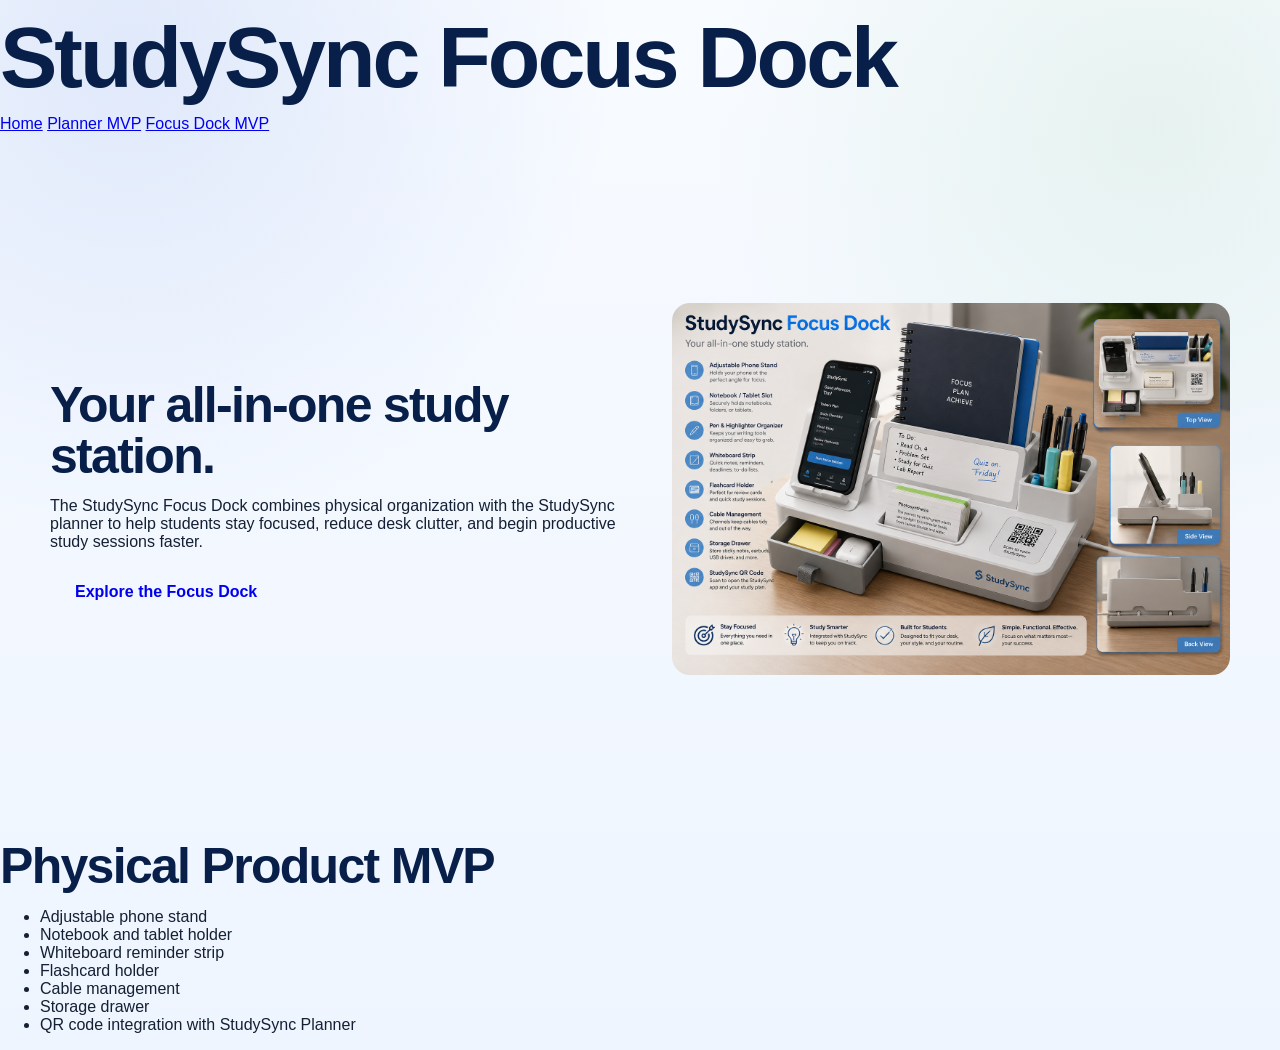
<file: index.html>
<!DOCTYPE html>
<html lang="en">
<head>
<meta charset="UTF-8">
<meta name="viewport" content="width=device-width, initial-scale=1.0">
<title>StudySync Focus Dock</title>
<link rel="stylesheet" href="styles.css">
</head>
<body>
<header>
<h1>StudySync Focus Dock</h1>
<nav>
<a href="index.html">Home</a>
<a href="app.html">Planner MVP</a>
<a href="focus-dock.html">Focus Dock MVP</a>
</nav>
</header>

<section class="hero">
<div class="hero-text">
<h2>Your all-in-one study station.</h2>
<p>The StudySync Focus Dock combines physical organization with the StudySync planner to help students stay focused, reduce desk clutter, and begin productive study sessions faster.</p>
<a class="btn" href="focus-dock.html">Explore the Focus Dock</a>
</div>

<div class="hero-image">
<img src="focus-dock-render.png" alt="StudySync Focus Dock Render" style="max-width:100%;border-radius:18px;">
</div>
</section>

<section>
<h2>Physical Product MVP</h2>
<ul>
<li>Adjustable phone stand</li>
<li>Notebook and tablet holder</li>
<li>Whiteboard reminder strip</li>
<li>Flashcard holder</li>
<li>Cable management</li>
<li>Storage drawer</li>
<li>QR code integration with StudySync Planner</li>
</ul>
</section>

</body>
</html>
</file>
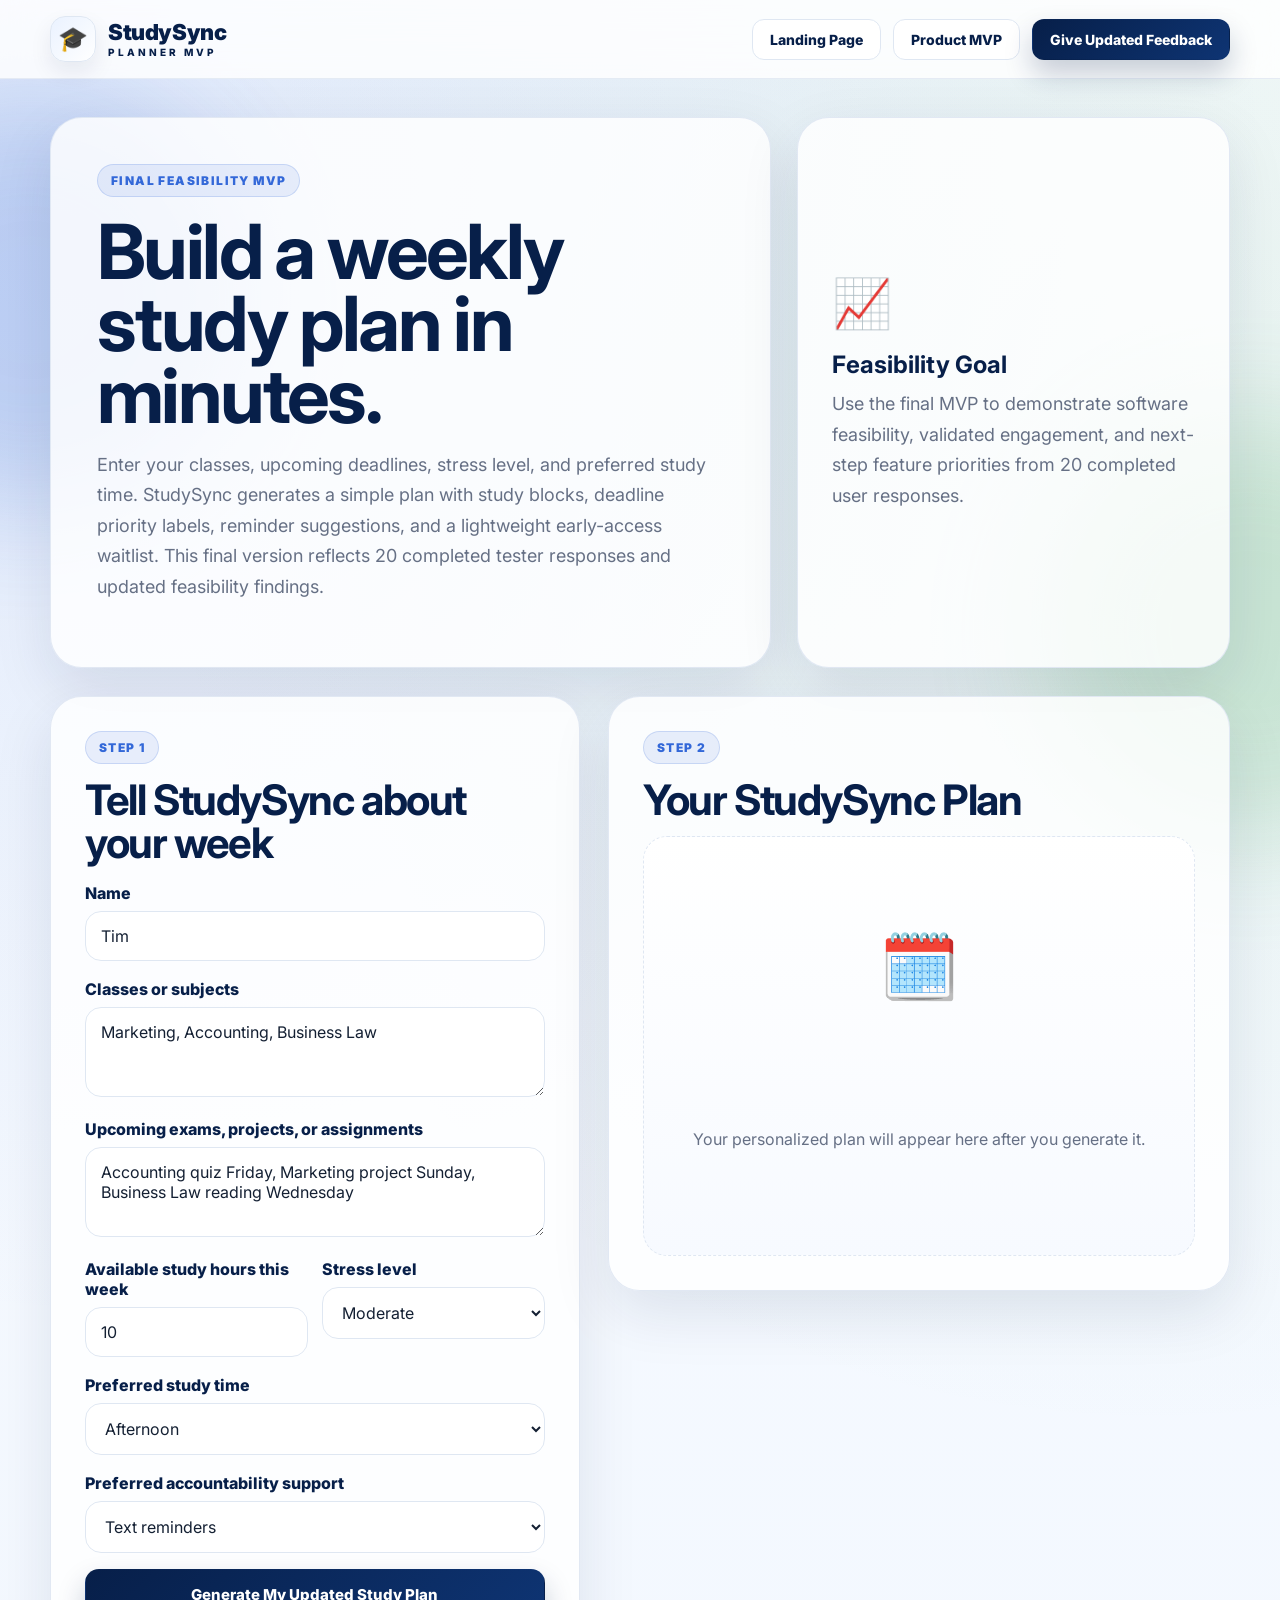
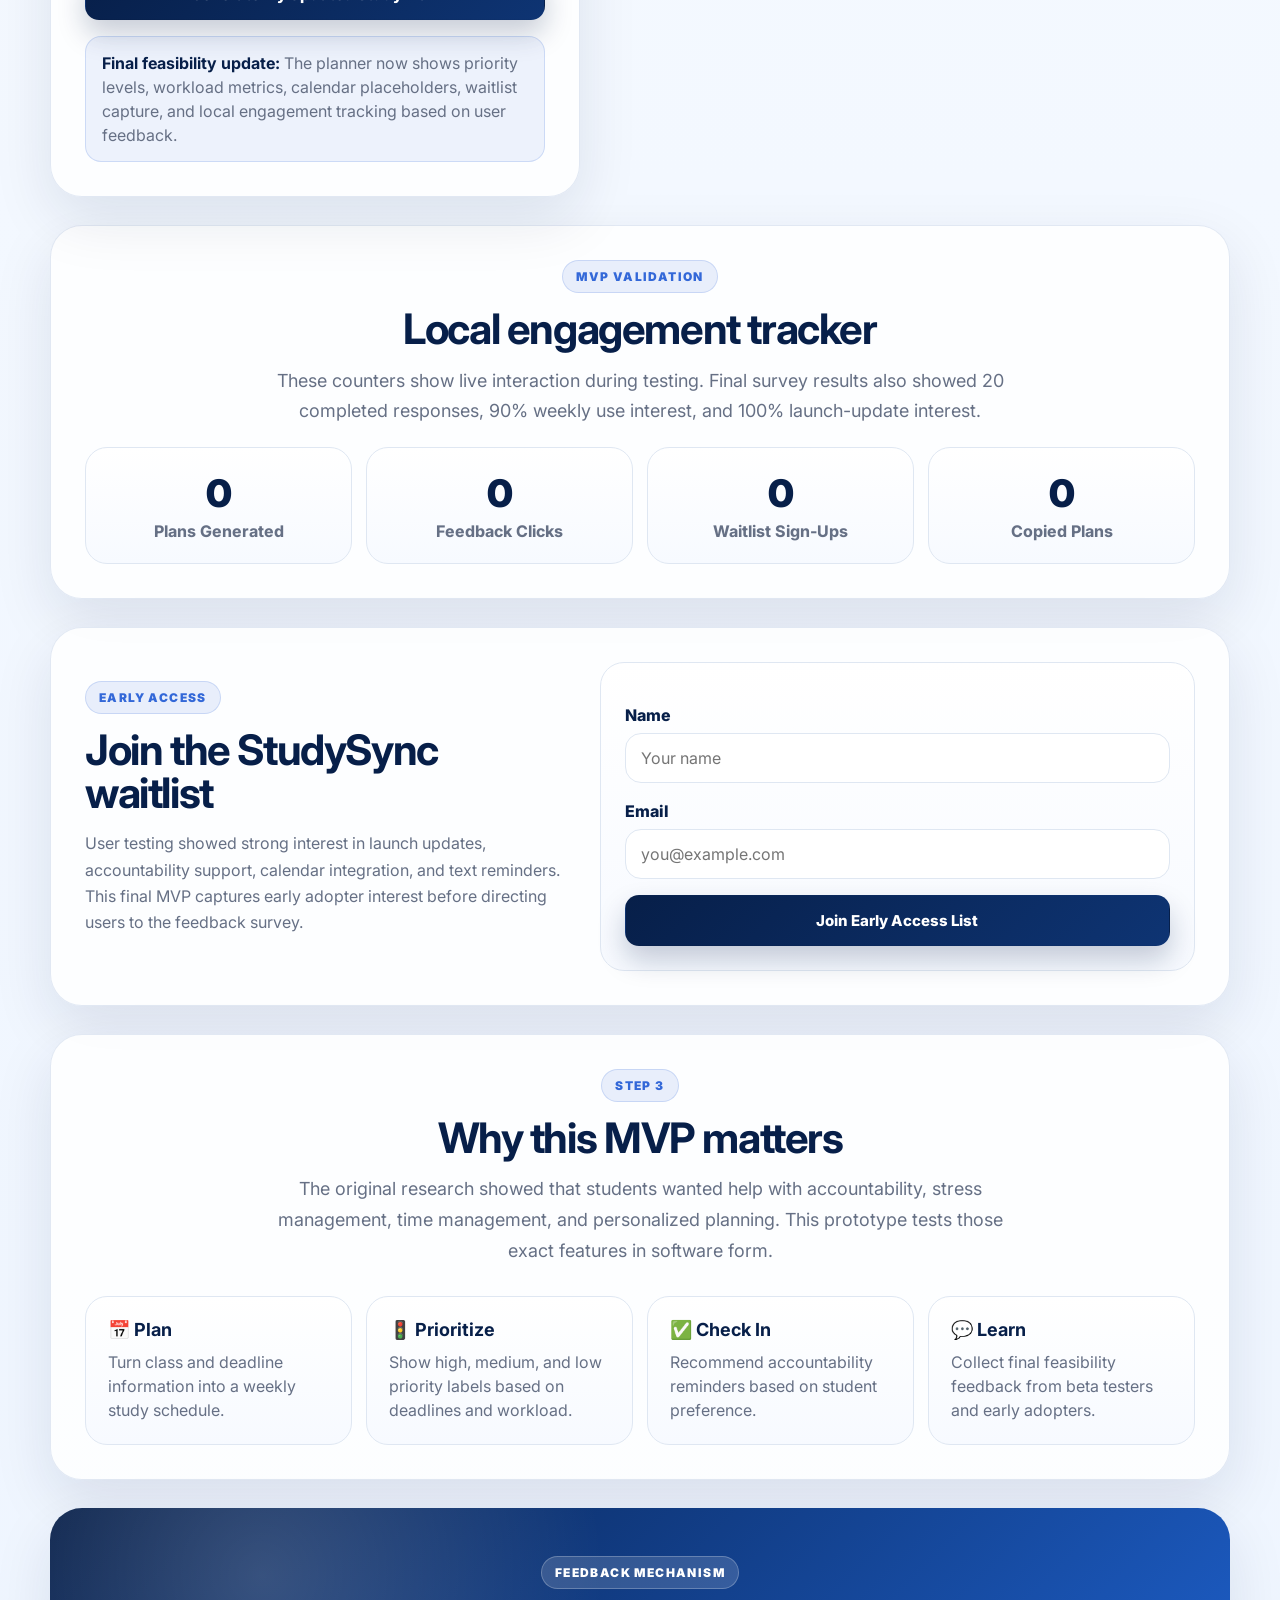
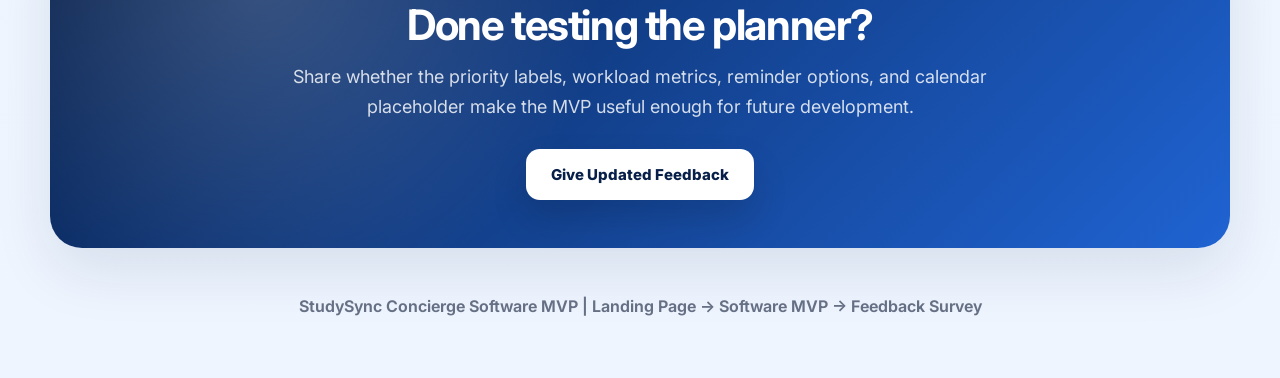
<file: app.html>
<!DOCTYPE html>
<html lang="en">
<head>
  <meta charset="UTF-8" />
  <meta name="viewport" content="width=device-width, initial-scale=1.0" />
  <title>StudySync Planner MVP</title>
  <link rel="preconnect" href="https://fonts.googleapis.com">
  <link rel="preconnect" href="https://fonts.gstatic.com" crossorigin>
  <link href="https://fonts.googleapis.com/css2?family=Inter:wght@400;500;600;700;800;900&display=swap" rel="stylesheet">
  <link rel="stylesheet" href="app.css" />
</head>
<body>
  <div class="background-glow glow-one"></div>
  <div class="background-glow glow-two"></div>

  <header class="app-header">
    <nav class="app-nav">
      <a class="brand" href="index.html">
        <span class="logo-mark">🎓</span>
        <span>
          <strong>StudySync</strong>
          <small>Planner MVP</small>
        </span>
      </a>
      <div class="nav-actions">
        <a class="btn secondary small" href="index.html">Landing Page</a>
        <a class="btn secondary small" href="focus-dock.html">Product MVP</a>
        <a class="btn primary small" target="_blank" rel="noopener" href="https://docs.google.com/forms/d/e/1FAIpQLSdJgZQR3I02ws2I6Ml8LDnDIbY3cP5XOLioHoiaAB8LuWXSCg/viewform?usp=header">Give Updated Feedback</a>
      </div>
    </nav>
  </header>

  <main class="app-shell">
    <section class="app-hero">
      <div>
        <div class="pill">Final feasibility MVP</div>
        <h1>Build a weekly study plan in minutes.</h1>
        <p>
          Enter your classes, upcoming deadlines, stress level, and preferred study time.
          StudySync generates a simple plan with study blocks, deadline priority labels, reminder suggestions, and a lightweight early-access waitlist. This final version reflects 20 completed tester responses and updated feasibility findings.
        </p>
      </div>
      <div class="hero-card">
        <span>📈</span>
        <strong>Feasibility Goal</strong>
        <p>Use the final MVP to demonstrate software feasibility, validated engagement, and next-step feature priorities from 20 completed user responses.</p>
      </div>
    </section>

    <section class="mvp-grid">
      <form id="plannerForm" class="panel planner-form">
        <span class="label">Step 1</span>
        <h2>Tell StudySync about your week</h2>

        <label for="studentName">Name</label>
        <input id="studentName" name="studentName" type="text" placeholder="Tim" value="Tim" required>

        <label for="classes">Classes or subjects</label>
        <textarea id="classes" name="classes" rows="3" placeholder="Example: Marketing, Accounting, Business Law" required>Marketing, Accounting, Business Law</textarea>

        <label for="deadlines">Upcoming exams, projects, or assignments</label>
        <textarea id="deadlines" name="deadlines" rows="3" placeholder="Example: Accounting quiz Friday, Marketing project Sunday" required>Accounting quiz Friday, Marketing project Sunday, Business Law reading Wednesday</textarea>

        <div class="two-col">
          <div>
            <label for="hours">Available study hours this week</label>
            <input id="hours" name="hours" type="number" min="1" max="40" value="10" required>
          </div>
          <div>
            <label for="stress">Stress level</label>
            <select id="stress" name="stress" required>
              <option value="Low">Low</option>
              <option value="Moderate" selected>Moderate</option>
              <option value="High">High</option>
              <option value="Extreme">Extreme</option>
            </select>
          </div>
        </div>

        <label for="studyTime">Preferred study time</label>
        <select id="studyTime" name="studyTime" required>
          <option value="Morning">Morning</option>
          <option value="Afternoon" selected>Afternoon</option>
          <option value="Evening">Evening</option>
          <option value="Mixed">Mixed / flexible</option>
        </select>

        <label for="support">Preferred accountability support</label>
        <select id="support" name="support" required>
          <option value="Text reminders" selected>Text reminders</option>
          <option value="Email check-ins">Email check-ins</option>
          <option value="Weekly video call">Weekly video call</option>
          <option value="App notifications">App notifications</option>
          <option value="Group chat">Group chat</option>
        </select>

        <button class="btn primary full" type="submit">Generate My Updated Study Plan</button>

        <div class="iteration-note">
          <strong>Final feasibility update:</strong> The planner now shows priority levels, workload metrics, calendar placeholders, waitlist capture, and local engagement tracking based on user feedback.
        </div>
      </form>

      <section class="panel result-panel" aria-live="polite">
        <span class="label">Step 2</span>
        <h2>Your StudySync Plan</h2>
        <div id="emptyState" class="empty-state">
          <div>🗓️</div>
          <p>Your personalized plan will appear here after you generate it.</p>
        </div>
        <div id="planResult" class="plan-result hidden"></div>
        <div id="resultActions" class="result-actions hidden">
          <button id="copyPlan" class="btn secondary" type="button">Copy Plan</button>
          <a id="feedbackLink" class="btn primary" target="_blank" rel="noopener" href="https://docs.google.com/forms/d/e/1FAIpQLSdJgZQR3I02ws2I6Ml8LDnDIbY3cP5XOLioHoiaAB8LuWXSCg/viewform?usp=header">Take Updated Feedback Survey</a>
        </div>
      </section>
    </section>


    <section class="panel metrics-panel">
      <div class="section-heading compact-heading">
        <span class="label">MVP Validation</span>
        <h2>Local engagement tracker</h2>
        <p>These counters show live interaction during testing. Final survey results also showed 20 completed responses, 90% weekly use interest, and 100% launch-update interest.</p>
      </div>
      <div class="metrics-grid">
        <article><strong id="plansGenerated">0</strong><span>Plans Generated</span></article>
        <article><strong id="feedbackClicks">0</strong><span>Feedback Clicks</span></article>
        <article><strong id="waitlistCount">0</strong><span>Waitlist Sign-Ups</span></article>
        <article><strong id="copyCount">0</strong><span>Copied Plans</span></article>
      </div>
    </section>

    <section class="panel waitlist-panel">
      <div>
        <span class="label">Early Access</span>
        <h2>Join the StudySync waitlist</h2>
        <p>User testing showed strong interest in launch updates, accountability support, calendar integration, and text reminders. This final MVP captures early adopter interest before directing users to the feedback survey.</p>
      </div>
      <form id="waitlistForm" class="waitlist-form">
        <label for="waitlistName">Name</label>
        <input id="waitlistName" name="waitlistName" type="text" placeholder="Your name" required>
        <label for="waitlistEmail">Email</label>
        <input id="waitlistEmail" name="waitlistEmail" type="email" placeholder="you@example.com" required>
        <button class="btn primary full" type="submit">Join Early Access List</button>
        <p id="waitlistMessage" class="form-message hidden">Thanks — you have been added to the StudySync early access list for this test round.</p>
      </form>
    </section>

    <section class="panel insight-panel">
      <div class="section-heading">
        <span class="label">Step 3</span>
        <h2>Why this MVP matters</h2>
        <p>
          The original research showed that students wanted help with accountability, stress management,
          time management, and personalized planning. This prototype tests those exact features in software form.
        </p>
      </div>
      <div class="insight-grid">
        <article><strong>📅 Plan</strong><span>Turn class and deadline information into a weekly study schedule.</span></article>
        <article><strong>🚦 Prioritize</strong><span>Show high, medium, and low priority labels based on deadlines and workload.</span></article>
        <article><strong>✅ Check In</strong><span>Recommend accountability reminders based on student preference.</span></article>
        <article><strong>💬 Learn</strong><span>Collect final feasibility feedback from beta testers and early adopters.</span></article>
      </div>
    </section>

    <section class="final-cta">
      <span class="label light">Feedback Mechanism</span>
      <h2>Done testing the planner?</h2>
      <p>Share whether the priority labels, workload metrics, reminder options, and calendar placeholder make the MVP useful enough for future development.</p>
      <a class="btn white" target="_blank" rel="noopener" href="https://docs.google.com/forms/d/e/1FAIpQLSdJgZQR3I02ws2I6Ml8LDnDIbY3cP5XOLioHoiaAB8LuWXSCg/viewform?usp=header">Give Updated Feedback</a>
    </section>
  </main>

  <footer class="footer">
    <p>StudySync Concierge Software MVP | Landing Page → Software MVP → Feedback Survey</p>
  </footer>

  <script src="app.js"></script>
</body>
</html>
</file>
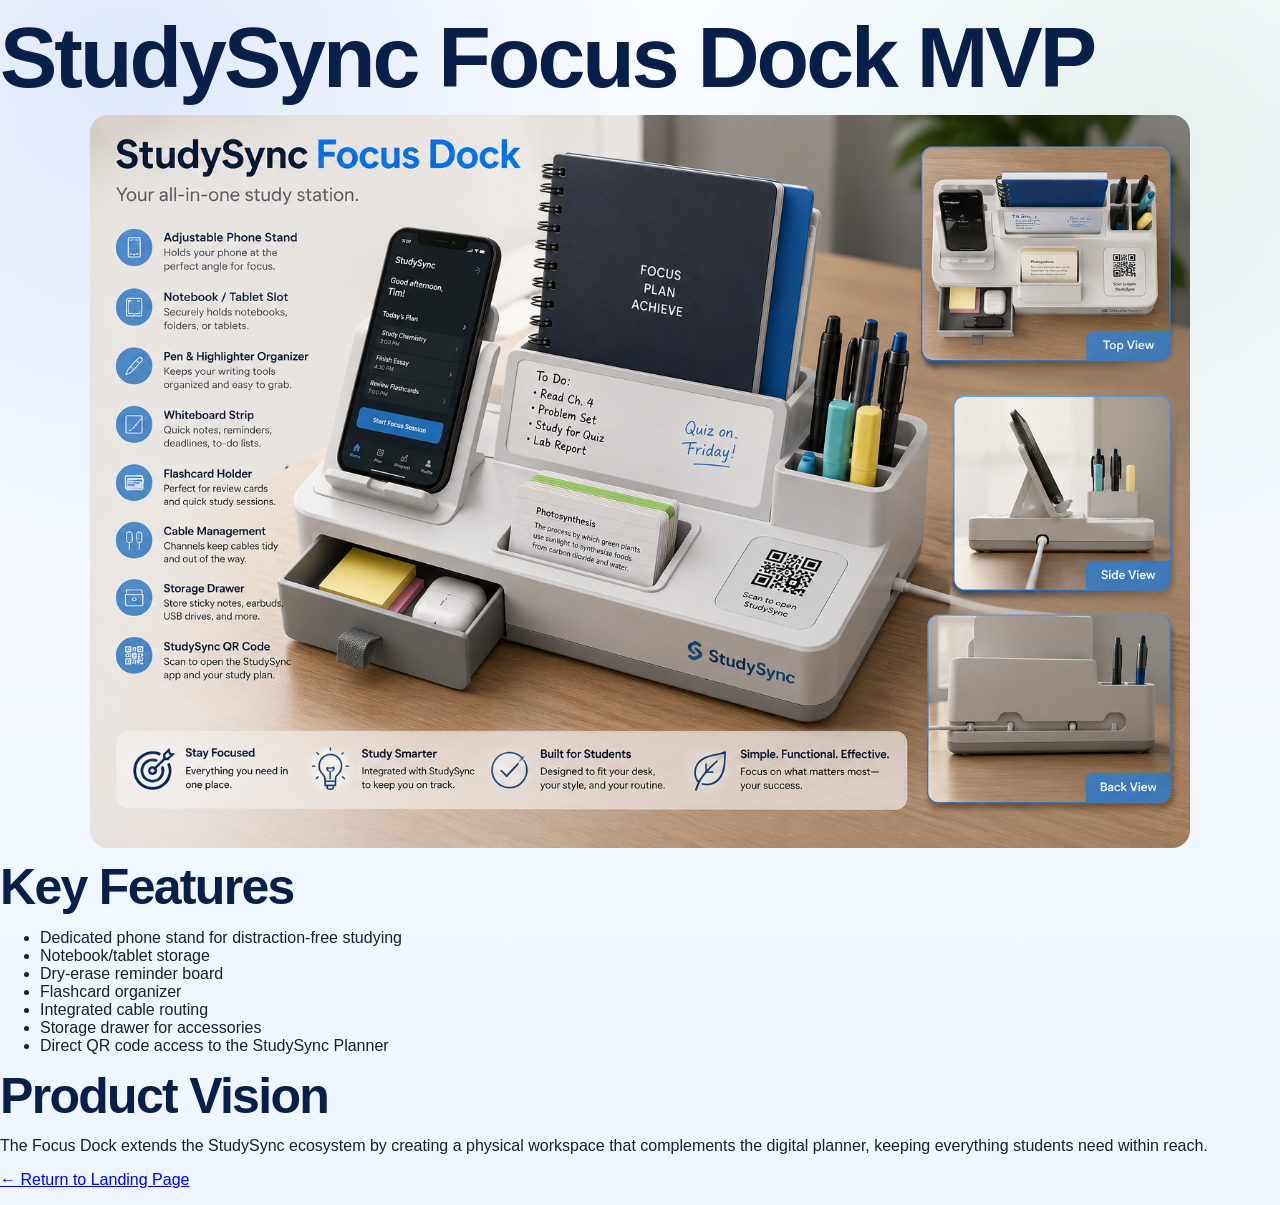
<file: focus-dock.html>
<!DOCTYPE html>
<html lang="en">
<head>
<meta charset="UTF-8">
<meta name="viewport" content="width=device-width, initial-scale=1.0">
<title>StudySync Focus Dock MVP</title>
<link rel="stylesheet" href="styles.css">
</head>
<body>
<h1>StudySync Focus Dock MVP</h1>

<img src="focus-dock-render.png" alt="Focus Dock Render" style="width:100%;max-width:1100px;border-radius:18px;display:block;margin:auto;">

<h2>Key Features</h2>
<ul>
<li>Dedicated phone stand for distraction-free studying</li>
<li>Notebook/tablet storage</li>
<li>Dry-erase reminder board</li>
<li>Flashcard organizer</li>
<li>Integrated cable routing</li>
<li>Storage drawer for accessories</li>
<li>Direct QR code access to the StudySync Planner</li>
</ul>

<h2>Product Vision</h2>
<p>The Focus Dock extends the StudySync ecosystem by creating a physical workspace that complements the digital planner, keeping everything students need within reach.</p>

<p><a href="index.html">← Return to Landing Page</a></p>
</body>
</html>
</file>
<file: styles.css>
:root {
  --navy: #071f49;
  --navy-2: #0e3473;
  --blue: #3368d8;
  --sky: #eaf2ff;
  --teal: #e8f8f5;
  --green: #55ad68;
  --gold: #f4bd45;
  --purple: #7b60d8;
  --pink: #f15c82;
  --red: #f56b5c;
  --text: #142033;
  --muted: #667085;
  --border: #dfe7f2;
  --bg: #f6f9fe;
  --white: #ffffff;
  --shadow: 0 22px 60px rgba(7, 31, 73, 0.10);
}

* { box-sizing: border-box; }

html { scroll-behavior: smooth; }

body {
  margin: 0;
  font-family: Inter, Arial, Helvetica, sans-serif;
  color: var(--text);
  background:
    radial-gradient(circle at 10% 5%, rgba(51,104,216,.12), transparent 32%),
    radial-gradient(circle at 90% 12%, rgba(85,173,104,.10), transparent 30%),
    linear-gradient(180deg, #f8fbff 0%, #eef5ff 100%);
  overflow-x: hidden;
}

.background-glow {
  position: fixed;
  width: 420px;
  height: 420px;
  border-radius: 999px;
  filter: blur(60px);
  opacity: .22;
  pointer-events: none;
  z-index: -1;
}

.glow-one { background: var(--blue); top: 90px; left: -180px; }
.glow-two { background: var(--green); top: 420px; right: -180px; }

.site-header {
  position: sticky;
  top: 0;
  z-index: 20;
  background: rgba(255,255,255,.82);
  backdrop-filter: blur(18px);
  border-bottom: 1px solid rgba(223,231,242,.8);
}

.nav {
  width: min(1180px, calc(100% - 36px));
  margin: 0 auto;
  min-height: 78px;
  display: flex;
  align-items: center;
  justify-content: space-between;
  gap: 24px;
}

.brand {
  display: flex;
  align-items: center;
  gap: 12px;
  color: var(--navy);
  text-decoration: none;
  line-height: 1;
}

.logo-mark {
  width: 46px;
  height: 46px;
  display: grid;
  place-items: center;
  border-radius: 15px;
  background: linear-gradient(135deg, var(--sky), white);
  border: 1px solid var(--border);
  box-shadow: 0 10px 22px rgba(7,31,73,.08);
  font-size: 24px;
}

.brand strong { display: block; font-size: 22px; font-weight: 900; letter-spacing: -.4px; }

.brand small {
  display: block;
  margin-top: 4px;
  font-size: 10px;
  text-transform: uppercase;
  letter-spacing: 3px;
  font-weight: 800;
}

.nav-links {
  display: flex;
  align-items: center;
  gap: 26px;
}

.nav-links a {
  color: var(--text);
  text-decoration: none;
  font-size: 14px;
  font-weight: 700;
  opacity: .78;
}

.nav-links a:hover { color: var(--blue); opacity: 1; }

.btn {
  display: inline-flex;
  align-items: center;
  justify-content: center;
  border-radius: 14px;
  padding: 15px 24px;
  border: 1px solid transparent;
  text-decoration: none;
  font-weight: 800;
  cursor: pointer;
  transition: transform .2s ease, box-shadow .2s ease, background .2s ease;
}

.btn:hover { transform: translateY(-2px); }

.btn.small { padding: 11px 17px; font-size: 14px; border-radius: 12px; }

.btn.primary {
  background: linear-gradient(135deg, var(--navy), var(--navy-2));
  color: white;
  box-shadow: 0 14px 28px rgba(7,31,73,.22);
}

.btn.secondary {
  background: rgba(255,255,255,.9);
  color: var(--navy);
  border-color: var(--border);
}

.btn.white {
  background: white;
  color: var(--navy);
  box-shadow: 0 18px 36px rgba(0,0,0,.14);
}

.hero {
  width: min(1180px, calc(100% - 36px));
  margin: 38px auto 30px;
  display: grid;
  grid-template-columns: 1fr .95fr;
  gap: 34px;
  align-items: center;
  min-height: 640px;
}

.hero-content {
  background: rgba(255,255,255,.74);
  border: 1px solid rgba(223,231,242,.88);
  border-radius: 34px;
  padding: 52px;
  box-shadow: var(--shadow);
}

.pill,
.label {
  display: inline-flex;
  width: fit-content;
  align-items: center;
  gap: 8px;
  background: rgba(51,104,216,.10);
  color: var(--blue);
  border: 1px solid rgba(51,104,216,.18);
  border-radius: 999px;
  padding: 8px 13px;
  text-transform: uppercase;
  font-size: 12px;
  font-weight: 900;
  letter-spacing: 1.4px;
}

.label.light {
  background: rgba(255,255,255,.15);
  color: white;
  border-color: rgba(255,255,255,.24);
}

h1, h2, h3, p { margin-top: 0; }

h1 {
  margin: 18px 0;
  font-size: clamp(54px, 7vw, 86px);
  line-height: .92;
  color: var(--navy);
  letter-spacing: -3px;
}

h1 span {
  color: transparent;
  background: linear-gradient(135deg, #2b65d9, #63a4ff);
  background-clip: text;
  -webkit-background-clip: text;
}

h2 {
  color: var(--navy);
  font-size: clamp(32px, 4vw, 50px);
  line-height: 1.02;
  letter-spacing: -1.7px;
  margin: 14px 0 15px;
}

h3 { color: var(--navy); }

.lead, .copy-block p, .section-heading p {
  color: var(--muted);
  font-size: 18px;
  line-height: 1.7;
}

.hero-actions {
  display: flex;
  flex-wrap: wrap;
  gap: 14px;
  margin: 30px 0;
}

.metrics {
  display: grid;
  grid-template-columns: repeat(3, 1fr);
  gap: 14px;
  margin-top: 26px;
}

.metrics div {
  padding: 18px;
  border-radius: 20px;
  background: linear-gradient(180deg, white, #f7faff);
  border: 1px solid var(--border);
}

.metrics strong {
  display: block;
  color: var(--navy);
  font-size: 30px;
  font-weight: 900;
}

.metrics span {
  display: block;
  color: var(--muted);
  font-size: 13px;
  font-weight: 700;
}

.hero-visual {
  position: relative;
  min-height: 590px;
  display: grid;
  place-items: center;
}

.blob {
  position: absolute;
  width: 470px;
  height: 470px;
  background: linear-gradient(135deg, #dbe9ff, #f0f7ff);
  border-radius: 42% 58% 46% 54% / 56% 38% 62% 44%;
  box-shadow: inset 0 0 0 1px rgba(255,255,255,.8);
}

.laptop-card {
  width: min(430px, 88vw);
  background: #111827;
  border-radius: 26px;
  padding: 16px;
  box-shadow: 0 30px 80px rgba(7,31,73,.28);
  position: relative;
  z-index: 2;
  transform: rotate(1.5deg);
}

.laptop-top {
  display: flex;
  gap: 8px;
  margin-bottom: 14px;
}

.laptop-top span {
  width: 12px;
  height: 12px;
  background: #6b7280;
  border-radius: 50%;
}

.laptop-content {
  background: linear-gradient(180deg, white, #f4f8ff);
  min-height: 295px;
  border-radius: 16px;
  padding: 34px;
  text-align: center;
}

.mini-logo {
  width: 70px;
  height: 70px;
  margin: 0 auto 16px;
  border-radius: 24px;
  display: grid;
  place-items: center;
  background: var(--sky);
  font-size: 36px;
}

.laptop-content h3 {
  font-size: 38px;
  margin-bottom: 6px;
}

.laptop-content p {
  color: var(--muted);
  font-weight: 700;
  margin-bottom: 32px;
}

.progress-row {
  display: flex;
  justify-content: space-between;
  color: var(--navy);
  font-weight: 800;
  margin-bottom: 8px;
}

.progress {
  height: 12px;
  background: #dbe7fa;
  border-radius: 999px;
  overflow: hidden;
}

.progress i {
  display: block;
  width: 82%;
  height: 100%;
  background: linear-gradient(90deg, var(--blue), #69a6ff);
  border-radius: 999px;
}

.floating-card {
  position: absolute;
  z-index: 3;
  display: flex;
  gap: 12px;
  align-items: center;
  padding: 16px 18px;
  background: rgba(255,255,255,.92);
  border: 1px solid var(--border);
  border-radius: 18px;
  box-shadow: 0 18px 40px rgba(7,31,73,.12);
}

.floating-card span { font-size: 30px; }

.floating-card strong {
  display: block;
  color: var(--navy);
  font-size: 15px;
}

.floating-card small {
  display: block;
  color: var(--muted);
  margin-top: 3px;
}

.card-top { top: 76px; left: 10px; }
.card-bottom { bottom: 90px; right: 6px; }

.section {
  width: min(1180px, calc(100% - 36px));
  margin: 30px auto;
  padding: 48px;
  background: rgba(255,255,255,.82);
  border: 1px solid rgba(223,231,242,.92);
  border-radius: 32px;
  box-shadow: var(--shadow);
}

.section-heading {
  text-align: center;
  max-width: 760px;
  margin: 0 auto 34px;
}

.workflow {
  display: grid;
  grid-template-columns: repeat(6, 1fr);
  gap: 14px;
}

.step {
  position: relative;
  background: linear-gradient(180deg, white, #f7faff);
  border: 1px solid var(--border);
  border-radius: 24px;
  padding: 22px 16px;
  text-align: center;
}

.step:not(:last-child)::after {
  content: "→";
  position: absolute;
  right: -13px;
  top: 43px;
  color: var(--blue);
  font-weight: 900;
  font-size: 22px;
  z-index: 3;
}

.icon {
  width: 72px;
  height: 72px;
  display: grid;
  place-items: center;
  margin: 0 auto 14px;
  border-radius: 50%;
  border: 8px solid white;
  box-shadow: 0 0 0 1px var(--border), 0 12px 24px rgba(7,31,73,.10);
  font-size: 30px;
}

.icon.blue { background: #dceaff; }
.icon.teal { background: #e4f7f5; }
.icon.gold { background: #fff1cd; }
.icon.purple { background: #eee8ff; }
.icon.green { background: #e8f8ed; }

.step h3 {
  font-size: 17px;
  margin-bottom: 8px;
}

.step p {
  font-size: 13px;
  color: var(--muted);
  line-height: 1.45;
  margin-bottom: 0;
}

.split {
  display: grid;
  grid-template-columns: .86fr 1.14fr;
  gap: 34px;
  align-items: center;
}

.service-grid {
  display: grid;
  grid-template-columns: repeat(2, 1fr);
  gap: 18px;
}

.service-card {
  background: linear-gradient(180deg, white, #f7faff);
  border: 1px solid var(--border);
  border-radius: 24px;
  padding: 26px;
  transition: transform .2s ease, box-shadow .2s ease;
}

.service-card:hover {
  transform: translateY(-4px);
  box-shadow: 0 18px 34px rgba(7,31,73,.10);
}

.service-icon {
  width: 54px;
  height: 54px;
  display: grid;
  place-items: center;
  background: var(--sky);
  border-radius: 18px;
  font-size: 28px;
  margin-bottom: 18px;
}

.service-card h3 { font-size: 19px; margin-bottom: 10px; }
.service-card p { color: var(--muted); line-height: 1.55; margin-bottom: 0; }

.schedule-card {
  overflow-x: auto;
  border-radius: 24px;
  border: 1px solid var(--border);
  background: white;
  padding: 14px;
  box-shadow: 0 12px 26px rgba(7,31,73,.06);
}

.schedule {
  width: 100%;
  min-width: 950px;
  border-collapse: separate;
  border-spacing: 7px;
}

.schedule th {
  background: linear-gradient(135deg, var(--navy), var(--navy-2));
  color: white;
  border-radius: 10px;
  padding: 13px 10px;
  font-size: 13px;
}

.schedule td {
  text-align: center;
  padding: 15px 9px;
  border-radius: 10px;
  font-size: 13px;
  font-weight: 650;
  color: #26334b;
  background: #f4f6fa;
}

.schedule td:first-child {
  background: white;
  border: 1px solid var(--border);
  color: var(--navy);
  font-weight: 900;
}

.class { background: #dbeafe !important; }
.study { background: #e3f6f3 !important; }
.group { background: #e9f4ff !important; }
.lunch { background: #fff1cd !important; }
.homework { background: #e8f8ed !important; }
.project { background: #ffe3ef !important; }
.break { background: #ffe4df !important; }
.review { background: #fff6d8 !important; }
.rest, .personal { background: #f0f1f4 !important; }
.plan { background: #efe7ff !important; }

.tip {
  margin: 18px 0 0;
  text-align: center;
  color: var(--muted);
  font-weight: 650;
}

.reminder-section {
  grid-template-columns: .82fr 1.18fr;
}

.phone {
  width: min(350px, 100%);
  height: 575px;
  margin: 0 auto;
  background: #f9fafb;
  border: 13px solid #111827;
  border-radius: 48px;
  padding: 18px;
  box-shadow: 0 26px 54px rgba(0,0,0,.18);
}

.phone-bar {
  display: flex;
  justify-content: space-between;
  font-weight: 800;
  margin-bottom: 28px;
}

.phone-header {
  display: grid;
  place-items: center;
  gap: 8px;
  margin-bottom: 30px;
}

.avatar {
  width: 56px;
  height: 56px;
  display: grid;
  place-items: center;
  background: var(--navy);
  color: white;
  border-radius: 50%;
  font-size: 26px;
}

.message {
  background: #e9edf3;
  border-radius: 22px;
  padding: 18px;
  font-size: 15.5px;
  line-height: 1.58;
  box-shadow: inset 0 1px 0 rgba(255,255,255,.7);
}

.message span { color: var(--muted); }

.input-row {
  margin-top: 92px;
  height: 42px;
  background: white;
  border: 1px solid var(--border);
  border-radius: 999px;
  color: #a0a8b8;
  display: flex;
  align-items: center;
  justify-content: space-between;
  padding-left: 18px;
  font-size: 14px;
}

.input-row button {
  width: 32px;
  height: 32px;
  border: 0;
  border-radius: 50%;
  color: white;
  background: #34c759;
  font-weight: 900;
  margin-right: 4px;
}

.cta-section {
  text-align: center;
  background:
    radial-gradient(circle at 18% 20%, rgba(255,255,255,.18), transparent 34%),
    linear-gradient(135deg, var(--navy), #1f63d2);
  color: white;
}

.cta-section h2 { color: white; }

.cta-section p {
  max-width: 760px;
  margin: 0 auto 26px;
  color: rgba(255,255,255,.82);
  font-size: 18px;
  line-height: 1.7;
}

.footer {
  text-align: center;
  padding: 34px 18px 46px;
  color: var(--muted);
  font-weight: 650;
}

@media (max-width: 1020px) {
  .nav-links { display: none; }
  .hero, .split { grid-template-columns: 1fr; }
  .hero { min-height: auto; }
  .workflow { grid-template-columns: repeat(2, 1fr); }
  .step:not(:last-child)::after { display: none; }
  .hero-visual { min-height: 500px; }
}

@media (max-width: 680px) {
  .hero-content, .section { padding: 28px; }
  .metrics, .workflow, .service-grid { grid-template-columns: 1fr; }
  .hero-visual { min-height: 440px; }
  .blob { width: 330px; height: 330px; }
  .floating-card { position: relative; inset: auto; margin: 10px auto; }
  .card-top, .card-bottom { top: auto; left: auto; right: auto; bottom: auto; }
  .laptop-card { transform: none; }
  h1 { letter-spacing: -2px; }
}

.inline-cta { margin-top: 18px; }

.cta-actions {
  display: flex;
  flex-wrap: wrap;
  justify-content: center;
  gap: 14px;
}

.btn.ghost-white {
  background: rgba(255,255,255,.12);
  color: white;
  border-color: rgba(255,255,255,.35);
}

.btn.ghost-white:hover { background: rgba(255,255,255,.2); }

.nav-actions{display:flex;gap:12px;align-items:center}.product-hero{grid-template-columns:1fr 1.05fr}.render-card{background:rgba(255,255,255,.86);border:1px solid var(--border);border-radius:34px;padding:18px;box-shadow:var(--shadow)}.render-card img{width:100%;display:block;border-radius:24px}.survey-card{background:linear-gradient(180deg,white,#f7faff);border:1px solid var(--border);border-radius:24px;padding:30px}.survey-card ol{color:var(--muted);line-height:1.75;font-weight:650;padding-left:22px}.full{width:100%;margin-top:18px}.ghost-white{background:rgba(255,255,255,.12);color:white;border-color:rgba(255,255,255,.24)}@media(max-width:1020px){.product-hero{grid-template-columns:1fr}.nav-actions{width:100%;flex-wrap:wrap}}
</file>
<file: app.css>
:root {
  --navy: #071f49;
  --navy-2: #0e3473;
  --blue: #3368d8;
  --sky: #eaf2ff;
  --green: #55ad68;
  --gold: #f4bd45;
  --purple: #7b60d8;
  --text: #142033;
  --muted: #667085;
  --border: #dfe7f2;
  --white: #ffffff;
  --shadow: 0 22px 60px rgba(7, 31, 73, 0.10);
}

* { box-sizing: border-box; }
html { scroll-behavior: smooth; }
body {
  margin: 0;
  font-family: Inter, Arial, Helvetica, sans-serif;
  color: var(--text);
  background:
    radial-gradient(circle at 10% 5%, rgba(51,104,216,.12), transparent 32%),
    radial-gradient(circle at 90% 12%, rgba(85,173,104,.10), transparent 30%),
    linear-gradient(180deg, #f8fbff 0%, #eef5ff 100%);
  overflow-x: hidden;
}

.background-glow {
  position: fixed;
  width: 420px;
  height: 420px;
  border-radius: 999px;
  filter: blur(60px);
  opacity: .22;
  pointer-events: none;
  z-index: -1;
}
.glow-one { background: var(--blue); top: 90px; left: -180px; }
.glow-two { background: var(--green); top: 420px; right: -180px; }

.app-header {
  position: sticky;
  top: 0;
  z-index: 20;
  background: rgba(255,255,255,.82);
  backdrop-filter: blur(18px);
  border-bottom: 1px solid rgba(223,231,242,.8);
}
.app-nav {
  width: min(1180px, calc(100% - 36px));
  margin: 0 auto;
  min-height: 78px;
  display: flex;
  align-items: center;
  justify-content: space-between;
  gap: 22px;
}
.brand {
  display: flex;
  align-items: center;
  gap: 12px;
  color: var(--navy);
  text-decoration: none;
  line-height: 1;
}
.logo-mark {
  width: 46px;
  height: 46px;
  display: grid;
  place-items: center;
  border-radius: 15px;
  background: linear-gradient(135deg, var(--sky), white);
  border: 1px solid var(--border);
  box-shadow: 0 10px 22px rgba(7,31,73,.08);
  font-size: 24px;
}
.brand strong { display: block; font-size: 22px; font-weight: 900; letter-spacing: -.4px; }
.brand small { display: block; margin-top: 4px; font-size: 10px; text-transform: uppercase; letter-spacing: 3px; font-weight: 800; }
.nav-actions { display: flex; gap: 12px; flex-wrap: wrap; justify-content: flex-end; }

.btn {
  display: inline-flex;
  align-items: center;
  justify-content: center;
  border-radius: 14px;
  padding: 15px 24px;
  border: 1px solid transparent;
  text-decoration: none;
  font-weight: 800;
  cursor: pointer;
  transition: transform .2s ease, box-shadow .2s ease, background .2s ease;
  font-family: inherit;
  font-size: 15px;
}
.btn:hover { transform: translateY(-2px); }
.btn.small { padding: 11px 17px; font-size: 14px; border-radius: 12px; }
.btn.full { width: 100%; margin-top: 16px; }
.btn.primary { background: linear-gradient(135deg, var(--navy), var(--navy-2)); color: white; box-shadow: 0 14px 28px rgba(7,31,73,.22); }
.btn.secondary { background: rgba(255,255,255,.9); color: var(--navy); border-color: var(--border); }
.btn.white { background: white; color: var(--navy); box-shadow: 0 18px 36px rgba(0,0,0,.14); }

.app-shell { width: min(1180px, calc(100% - 36px)); margin: 38px auto; }
.app-hero {
  display: grid;
  grid-template-columns: 1.25fr .75fr;
  gap: 26px;
  align-items: stretch;
  margin-bottom: 28px;
}
.app-hero > div:first-child, .hero-card, .panel {
  background: rgba(255,255,255,.82);
  border: 1px solid rgba(223,231,242,.92);
  border-radius: 32px;
  box-shadow: var(--shadow);
}
.app-hero > div:first-child { padding: 46px; }
.hero-card { padding: 34px; display: grid; align-content: center; }
.hero-card > span { font-size: 48px; margin-bottom: 18px; }
.hero-card strong { display: block; color: var(--navy); font-size: 24px; margin-bottom: 10px; }
.hero-card p { color: var(--muted); line-height: 1.65; margin: 0; }

.pill, .label {
  display: inline-flex;
  width: fit-content;
  align-items: center;
  background: rgba(51,104,216,.10);
  color: var(--blue);
  border: 1px solid rgba(51,104,216,.18);
  border-radius: 999px;
  padding: 8px 13px;
  text-transform: uppercase;
  font-size: 12px;
  font-weight: 900;
  letter-spacing: 1.4px;
}
.label.light { background: rgba(255,255,255,.15); color: white; border-color: rgba(255,255,255,.24); }

h1, h2, h3, p { margin-top: 0; }
h1 { color: var(--navy); font-size: clamp(44px, 6vw, 76px); line-height: .95; letter-spacing: -2.6px; margin: 18px 0; }
h2 { color: var(--navy); font-size: clamp(28px, 4vw, 42px); line-height: 1.04; letter-spacing: -1.4px; margin: 14px 0 15px; }
.app-hero p, .section-heading p { color: var(--muted); font-size: 18px; line-height: 1.7; }

.mvp-grid {
  display: grid;
  grid-template-columns: .92fr 1.08fr;
  gap: 28px;
  align-items: start;
}
.panel { padding: 34px; }
label { display: block; color: var(--navy); font-weight: 800; margin: 18px 0 8px; }
input, textarea, select {
  width: 100%;
  border: 1px solid var(--border);
  border-radius: 16px;
  padding: 14px 15px;
  font: inherit;
  color: var(--text);
  background: white;
  outline: none;
}
input:focus, textarea:focus, select:focus { border-color: rgba(51,104,216,.55); box-shadow: 0 0 0 4px rgba(51,104,216,.10); }
textarea { resize: vertical; }
.two-col { display: grid; grid-template-columns: 1fr 1fr; gap: 14px; }

.empty-state {
  min-height: 420px;
  display: grid;
  place-items: center;
  text-align: center;
  border: 1px dashed var(--border);
  border-radius: 24px;
  background: linear-gradient(180deg, white, #f7faff);
  color: var(--muted);
  padding: 28px;
}
.empty-state div { font-size: 64px; }
.plan-result.hidden, .result-actions.hidden, .hidden { display: none; }
.plan-card {
  background: linear-gradient(180deg, white, #f7faff);
  border: 1px solid var(--border);
  border-radius: 24px;
  padding: 24px;
}
.plan-card h3 { color: var(--navy); font-size: 22px; margin-bottom: 8px; }
.plan-card p { color: var(--muted); line-height: 1.6; }
.plan-list { display: grid; gap: 12px; margin: 18px 0; }
.plan-item {
  display: grid;
  grid-template-columns: 110px 1fr;
  gap: 12px;
  background: white;
  border: 1px solid var(--border);
  border-radius: 16px;
  padding: 14px;
}
.plan-item strong { color: var(--navy); }
.recommendations {
  display: grid;
  grid-template-columns: repeat(3, 1fr);
  gap: 12px;
  margin-top: 16px;
}
.recommendations div {
  background: white;
  border: 1px solid var(--border);
  border-radius: 16px;
  padding: 16px;
  color: var(--muted);
  line-height: 1.45;
}
.recommendations strong { display: block; color: var(--navy); margin-bottom: 6px; }
.result-actions { display: flex; flex-wrap: wrap; gap: 12px; margin-top: 18px; }

.insight-panel { margin-top: 28px; }
.section-heading { text-align: center; max-width: 760px; margin: 0 auto 30px; }
.insight-grid { display: grid; grid-template-columns: repeat(4, 1fr); gap: 14px; }
.insight-grid article {
  background: linear-gradient(180deg, white, #f7faff);
  border: 1px solid var(--border);
  border-radius: 22px;
  padding: 22px;
}
.insight-grid strong { display: block; color: var(--navy); font-size: 18px; margin-bottom: 10px; }
.insight-grid span { color: var(--muted); line-height: 1.5; }

.final-cta {
  margin-top: 28px;
  text-align: center;
  background: radial-gradient(circle at 18% 20%, rgba(255,255,255,.18), transparent 34%), linear-gradient(135deg, var(--navy), #1f63d2);
  color: white;
  border-radius: 32px;
  box-shadow: var(--shadow);
  padding: 48px;
}
.final-cta h2 { color: white; }
.final-cta p { max-width: 760px; margin: 0 auto 26px; color: rgba(255,255,255,.82); font-size: 18px; line-height: 1.7; }
.footer { text-align: center; padding: 10px 18px 46px; color: var(--muted); font-weight: 650; }

@media (max-width: 980px) {
  .app-hero, .mvp-grid { grid-template-columns: 1fr; }
  .insight-grid { grid-template-columns: repeat(2, 1fr); }
}
@media (max-width: 640px) {
  .app-nav { align-items: flex-start; flex-direction: column; padding: 18px 0; }
  .nav-actions { width: 100%; justify-content: flex-start; }
  .app-hero > div:first-child, .panel, .final-cta { padding: 26px; }
  .two-col, .recommendations, .insight-grid { grid-template-columns: 1fr; }
  .plan-item { grid-template-columns: 1fr; }
  h1 { letter-spacing: -1.8px; }
}

/* Assignment 10 iteration updates */
.iteration-note {
  margin-top: 16px;
  padding: 14px 16px;
  border: 1px solid rgba(51,104,216,.18);
  background: rgba(51,104,216,.08);
  border-radius: 16px;
  color: var(--muted);
  line-height: 1.5;
}
.iteration-note strong { color: var(--navy); }

.metrics-panel, .waitlist-panel { margin-top: 28px; }
.compact-heading { margin-bottom: 20px; }
.metrics-grid {
  display: grid;
  grid-template-columns: repeat(4, 1fr);
  gap: 14px;
}
.metrics-grid article {
  background: linear-gradient(180deg, white, #f7faff);
  border: 1px solid var(--border);
  border-radius: 22px;
  padding: 22px;
  text-align: center;
}
.metrics-grid strong {
  display: block;
  color: var(--navy);
  font-size: 38px;
  font-weight: 900;
  letter-spacing: -1px;
}
.metrics-grid span {
  display: block;
  color: var(--muted);
  font-weight: 750;
  margin-top: 5px;
}
.waitlist-panel {
  display: grid;
  grid-template-columns: .9fr 1.1fr;
  gap: 28px;
  align-items: center;
}
.waitlist-panel p { color: var(--muted); line-height: 1.65; }
.waitlist-form {
  background: linear-gradient(180deg, white, #f7faff);
  border: 1px solid var(--border);
  border-radius: 24px;
  padding: 24px;
}
.form-message {
  margin: 14px 0 0;
  padding: 12px 14px;
  background: #e8f8ed;
  border: 1px solid rgba(85,173,104,.28);
  color: #246437;
  border-radius: 14px;
  font-weight: 750;
}
.plan-summary {
  display: grid;
  grid-template-columns: repeat(4, 1fr);
  gap: 10px;
  margin: 18px 0;
}
.summary-item {
  background: white;
  border: 1px solid var(--border);
  border-radius: 16px;
  padding: 14px;
  text-align: center;
}
.summary-item strong {
  display: block;
  color: var(--navy);
  font-size: 22px;
  margin-bottom: 4px;
}
.summary-item span {
  color: var(--muted);
  font-size: 12px;
  font-weight: 800;
  text-transform: uppercase;
  letter-spacing: .6px;
}
.priority-badge {
  display: inline-flex;
  margin-bottom: 6px;
  padding: 4px 9px;
  border-radius: 999px;
  font-size: 11px;
  font-weight: 900;
  text-transform: uppercase;
  letter-spacing: .4px;
}
.priority-high { background: #ffe4df; color: #9f2b20; }
.priority-medium { background: #fff1cd; color: #8a5c00; }
.priority-low { background: #e8f8ed; color: #246437; }
.calendar-note {
  margin-top: 18px;
  padding: 16px;
  border: 1px dashed rgba(51,104,216,.45);
  border-radius: 18px;
  background: rgba(51,104,216,.07);
  color: var(--muted);
  line-height: 1.55;
}
.calendar-note strong { color: var(--navy); display: block; margin-bottom: 4px; }

@media (max-width: 980px) {
  .metrics-grid, .waitlist-panel { grid-template-columns: repeat(2, 1fr); }
  .plan-summary { grid-template-columns: repeat(2, 1fr); }
}
@media (max-width: 640px) {
  .metrics-grid, .waitlist-panel, .plan-summary { grid-template-columns: 1fr; }
}
</file>
